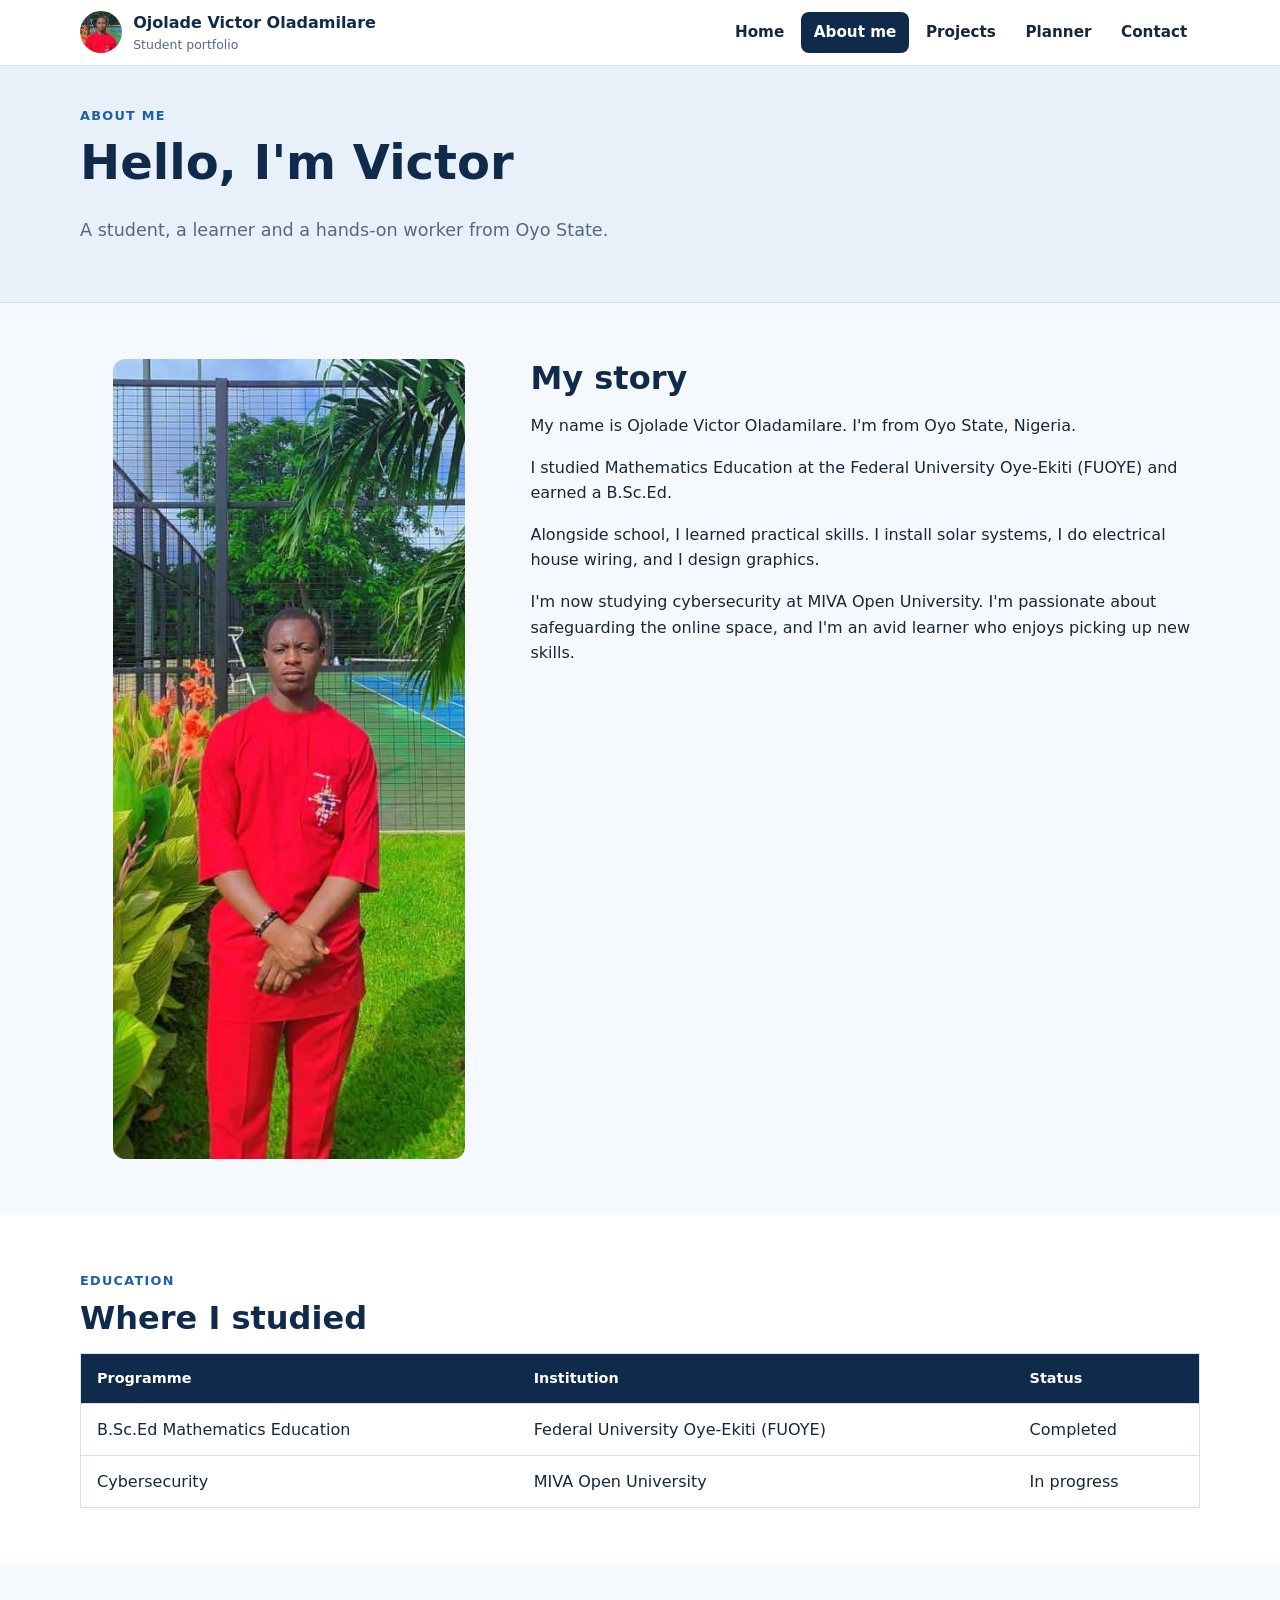
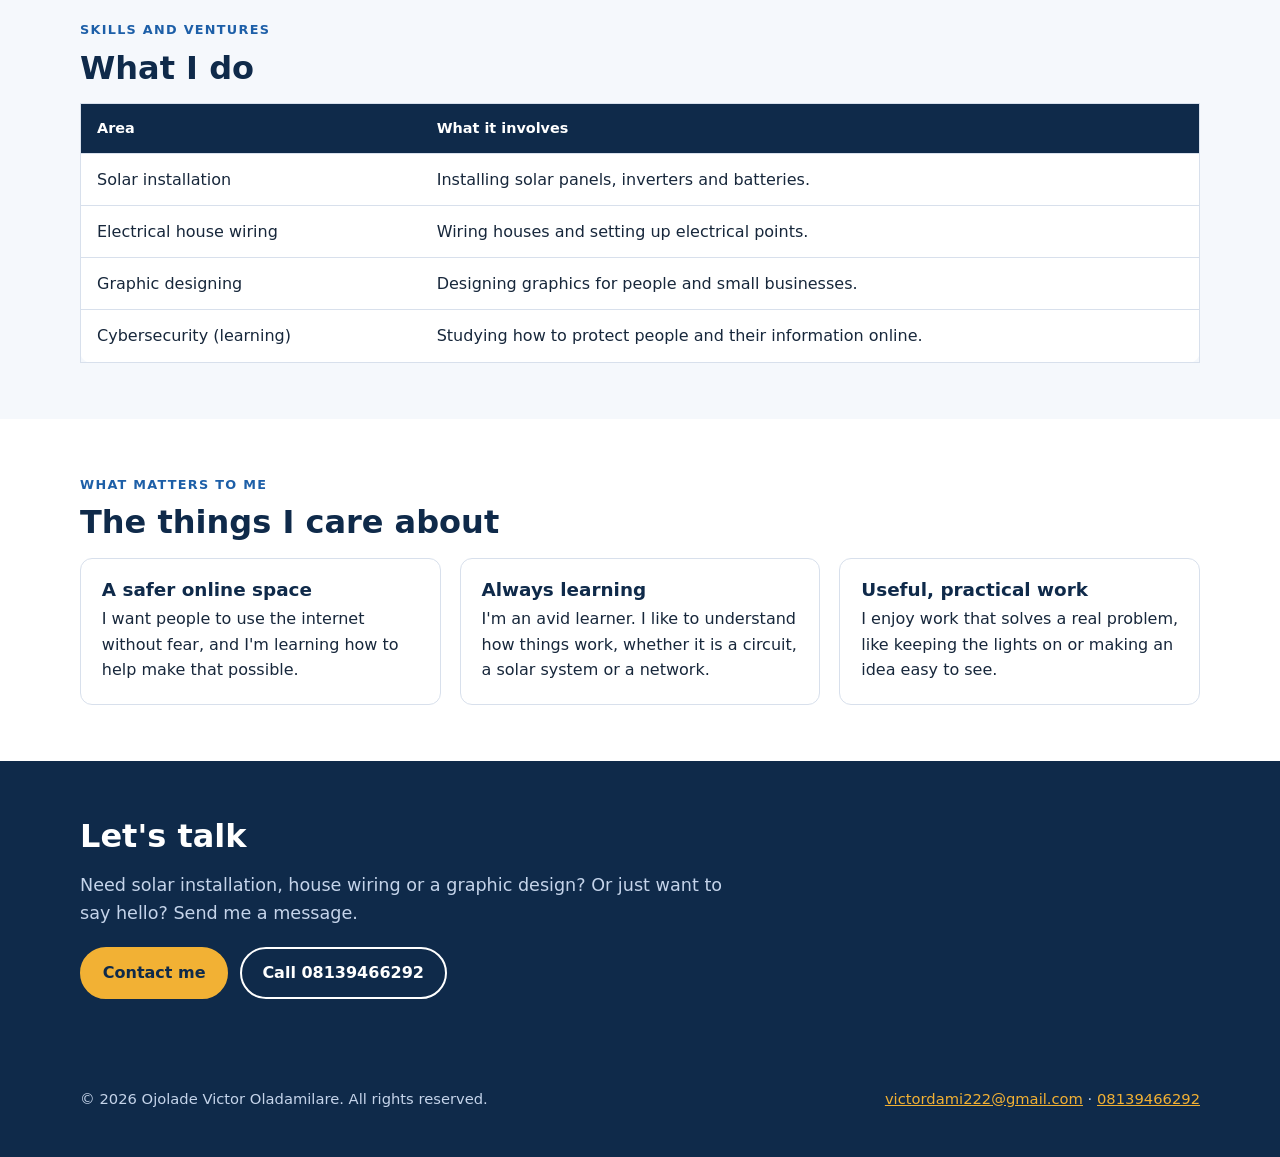
<file: about.html>
<!DOCTYPE html>
<html lang="en">
<head>
  <meta charset="utf-8">
  <meta name="viewport" content="width=device-width, initial-scale=1">
  <title>About me | Ojolade Victor Oladamilare</title>
  <meta name="description" content="About Ojolade Victor Oladamilare: education, skills and what he cares about.">
  <meta name="theme-color" content="#0f2a4a">
  <link rel="icon" type="image/png" sizes="64x64" href="images/favicon-64.png">
  <link rel="apple-touch-icon" href="images/favicon.png">
  <link rel="stylesheet" href="css/style.css">
</head>
<body>
  <a class="skip" href="#main">Skip to content</a>

  <header class="site-header">
    <div class="container header-inner">
      <a class="brand" href="index.html" aria-label="Ojolade Victor Oladamilare, home">
        <img src="images/avatar.jpg" alt="" width="42" height="42">
        <span>Ojolade Victor Oladamilare<small>Student portfolio</small></span>
      </a>
      <button class="menu-btn" id="menu-btn" aria-expanded="false" aria-controls="site-nav">Menu</button>
      <nav class="nav" id="site-nav" aria-label="Main">
        <ul><li><a href="index.html">Home</a></li><li><a href="about.html" aria-current="page">About me</a></li><li><a href="projects.html">Projects</a></li><li><a href="planner.html">Planner</a></li><li><a href="contact.html">Contact</a></li></ul>
      </nav>
    </div>
  </header>

  <main id="main">
    <section class="page-title">
      <div class="container">
        <p class="eyebrow">About me</p>
        <h1>Hello, I'm Victor</h1>
        <p class="lead">A student, a learner and a hands-on worker from Oyo State.</p>
      </div>
    </section>

    <section class="section">
      <div class="container split">
        <div class="photo-frame">
          <img src="images/victor-portrait.jpg" alt="Victor standing outdoors in a red outfit" width="640" height="800">
        </div>
        <div>
          <h2>My story</h2>
          <p>My name is Ojolade Victor Oladamilare. I'm from Oyo State, Nigeria.</p>
          <p>I studied Mathematics Education at the Federal University Oye-Ekiti (FUOYE) and earned a B.Sc.Ed.</p>
          <p>Alongside school, I learned practical skills. I install solar systems, I do electrical house wiring, and I design graphics.</p>
          <p>I'm now studying cybersecurity at MIVA Open University. I'm passionate about safeguarding the online space, and I'm an avid learner who enjoys picking up new skills.</p>
        </div>
      </div>
    </section>

    <section class="section section--white">
      <div class="container">
        <p class="eyebrow">Education</p>
        <h2>Where I studied</h2>
        <div class="table-wrap">
          <table class="stack">
            <thead><tr><th>Programme</th><th>Institution</th><th>Status</th></tr></thead>
            <tbody>
              <tr><td data-label="Programme">B.Sc.Ed Mathematics Education</td><td data-label="Institution">Federal University Oye-Ekiti (FUOYE)</td><td data-label="Status">Completed</td></tr>
              <tr><td data-label="Programme">Cybersecurity</td><td data-label="Institution">MIVA Open University</td><td data-label="Status">In progress</td></tr>
            </tbody>
          </table>
        </div>
      </div>
    </section>

    <section class="section">
      <div class="container">
        <p class="eyebrow">Skills and ventures</p>
        <h2>What I do</h2>
        <div class="table-wrap">
          <table class="stack">
            <thead><tr><th>Area</th><th>What it involves</th></tr></thead>
            <tbody>
              <tr><td data-label="Area">Solar installation</td><td data-label="What it involves">Installing solar panels, inverters and batteries.</td></tr>
              <tr><td data-label="Area">Electrical house wiring</td><td data-label="What it involves">Wiring houses and setting up electrical points.</td></tr>
              <tr><td data-label="Area">Graphic designing</td><td data-label="What it involves">Designing graphics for people and small businesses.</td></tr>
              <tr><td data-label="Area">Cybersecurity (learning)</td><td data-label="What it involves">Studying how to protect people and their information online.</td></tr>
            </tbody>
          </table>
        </div>
      </div>
    </section>

    <section class="section section--white">
      <div class="container">
        <p class="eyebrow">What matters to me</p>
        <h2>The things I care about</h2>
        <div class="grid grid--3">
          <article class="card"><h3>A safer online space</h3><p>I want people to use the internet without fear, and I'm learning how to help make that possible.</p></article>
          <article class="card"><h3>Always learning</h3><p>I'm an avid learner. I like to understand how things work, whether it is a circuit, a solar system or a network.</p></article>
          <article class="card"><h3>Useful, practical work</h3><p>I enjoy work that solves a real problem, like keeping the lights on or making an idea easy to see.</p></article>
        </div>
      </div>
    </section>

    <section class="section section--navy">
      <div class="container">
        <h2>Let's talk</h2>
        <p class="lead" style="color:#c5d4ea">Need solar installation, house wiring or a graphic design? Or just want to say hello? Send me a message.</p>
        <div class="btn-row">
          <a class="btn btn--amber" href="contact.html">Contact me</a>
          <a class="btn btn--ghost" href="tel:08139466292">Call 08139466292</a>
        </div>
      </div>
    </section>
  </main>

  <footer class="site-footer">
    <div class="container footer-grid">
      <p>&copy; <span id="year">2026</span> Ojolade Victor Oladamilare. All rights reserved.</p>
      <p><a href="mailto:victordami222@gmail.com">victordami222@gmail.com</a> &middot; <a href="tel:08139466292">08139466292</a></p>
    </div>
  </footer>

  <script src="js/main.js"></script>
</body>
</html>
</file>
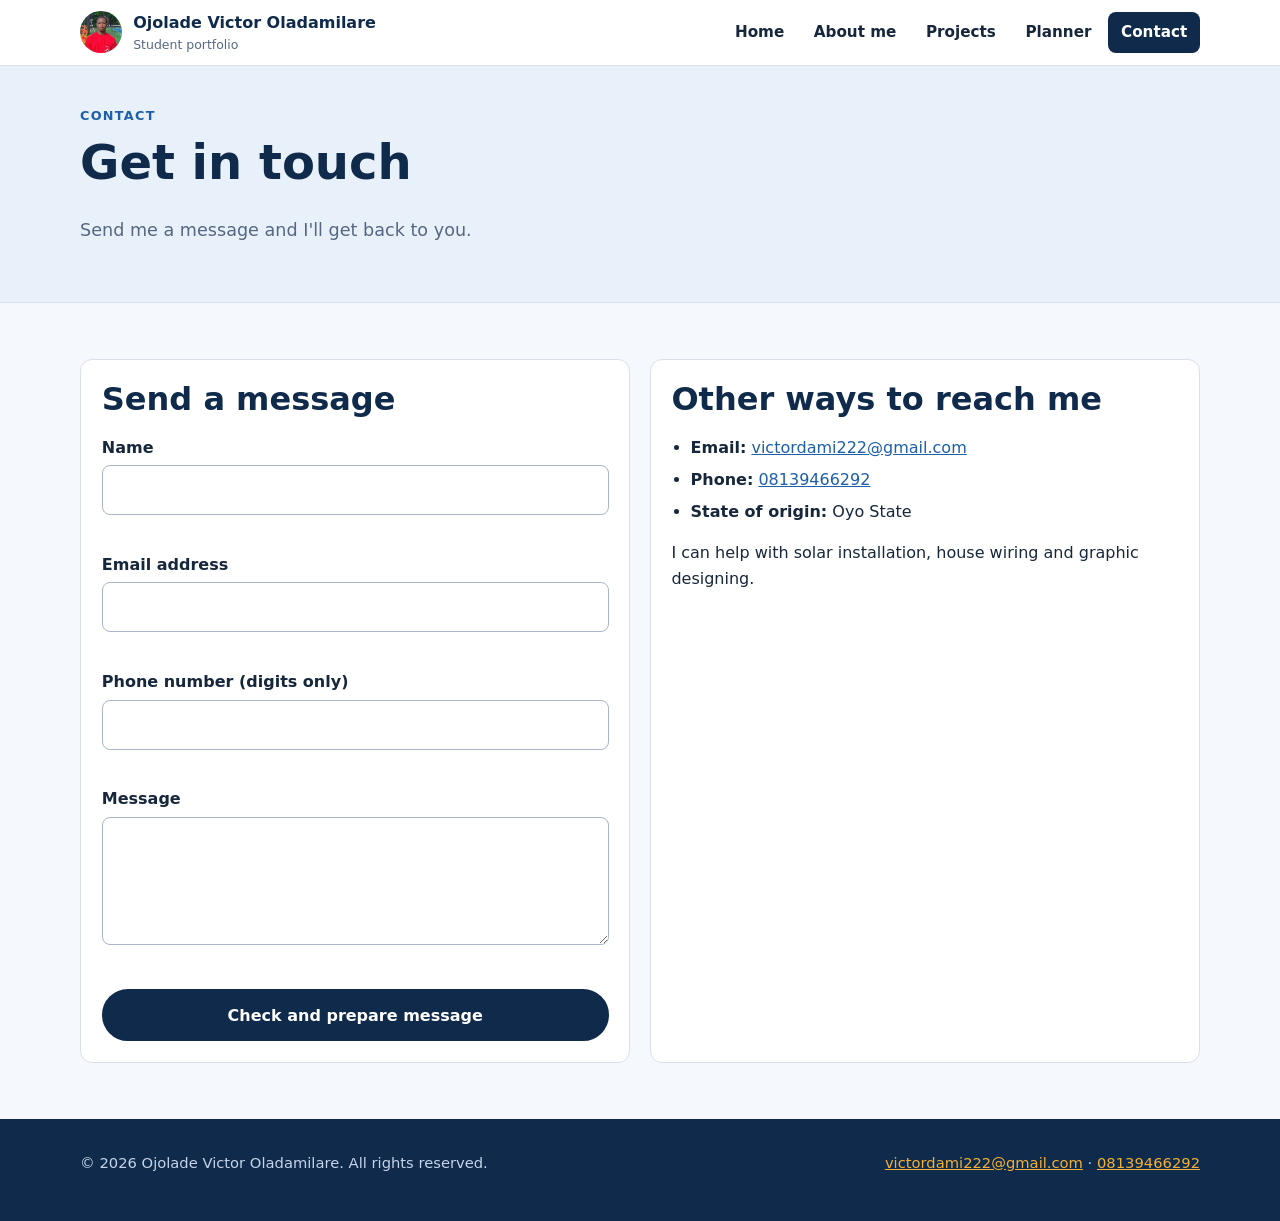
<file: contact.html>
<!DOCTYPE html>
<html lang="en">
<head>
  <meta charset="utf-8">
  <meta name="viewport" content="width=device-width, initial-scale=1">
  <title>Contact | Ojolade Victor Oladamilare</title>
  <meta name="description" content="Contact Ojolade Victor Oladamilare.">
  <meta name="theme-color" content="#0f2a4a">
  <link rel="icon" type="image/png" sizes="64x64" href="images/favicon-64.png">
  <link rel="apple-touch-icon" href="images/favicon.png">
  <link rel="stylesheet" href="css/style.css">
</head>
<body>
  <a class="skip" href="#main">Skip to content</a>

  <header class="site-header">
    <div class="container header-inner">
      <a class="brand" href="index.html" aria-label="Ojolade Victor Oladamilare, home">
        <img src="images/avatar.jpg" alt="" width="42" height="42">
        <span>Ojolade Victor Oladamilare<small>Student portfolio</small></span>
      </a>
      <button class="menu-btn" id="menu-btn" aria-expanded="false" aria-controls="site-nav">Menu</button>
      <nav class="nav" id="site-nav" aria-label="Main">
        <ul><li><a href="index.html">Home</a></li><li><a href="about.html">About me</a></li><li><a href="projects.html">Projects</a></li><li><a href="planner.html">Planner</a></li><li><a href="contact.html" aria-current="page">Contact</a></li></ul>
      </nav>
    </div>
  </header>

  <main id="main">
    <section class="page-title">
      <div class="container">
        <p class="eyebrow">Contact</p>
        <h1>Get in touch</h1>
        <p class="lead">Send me a message and I'll get back to you.</p>
      </div>
    </section>

    <section class="section">
      <div class="container grid grid--2">
        <div class="card">
          <h2>Send a message</h2>
          <form class="form" id="contact-form" novalidate>
            <div class="notice notice--warn" id="form-summary" role="alert"></div>
            <div class="field">
              <label for="c-name">Name</label>
              <input id="c-name" type="text" autocomplete="name" aria-describedby="c-name-error">
              <p class="error" id="c-name-error"></p>
            </div>
            <div class="field">
              <label for="c-email">Email address</label>
              <input id="c-email" type="email" autocomplete="email" aria-describedby="c-email-error">
              <p class="error" id="c-email-error"></p>
            </div>
            <div class="field">
              <label for="c-phone">Phone number (digits only)</label>
              <input id="c-phone" type="tel" inputmode="numeric" autocomplete="tel" aria-describedby="c-phone-error">
              <p class="error" id="c-phone-error"></p>
            </div>
            <div class="field">
              <label for="c-message">Message</label>
              <textarea id="c-message" aria-describedby="c-message-error"></textarea>
              <p class="error" id="c-message-error"></p>
            </div>
            <button class="btn" type="submit">Check and prepare message</button>
            <div class="notice" id="form-success" role="status">
              <strong>Thank you. Your details look good.</strong><br>
              Click below to open your email app with the message ready to send.<br>
              <a class="btn btn--amber" id="mail-link" href="mailto:victordami222@gmail.com" style="margin-top:0.7rem">Open email</a>
            </div>
          </form>
        </div>

        <div class="card">
          <h2>Other ways to reach me</h2>
          <ul class="clean">
            <li><strong>Email:</strong> <a href="mailto:victordami222@gmail.com">victordami222@gmail.com</a></li>
            <li><strong>Phone:</strong> <a href="tel:08139466292">08139466292</a></li>
            <li><strong>State of origin:</strong> Oyo State</li>
          </ul>
          <p>I can help with solar installation, house wiring and graphic designing.</p>
        </div>
      </div>
    </section>
  </main>

  <footer class="site-footer">
    <div class="container footer-grid">
      <p>&copy; <span id="year">2026</span> Ojolade Victor Oladamilare. All rights reserved.</p>
      <p><a href="mailto:victordami222@gmail.com">victordami222@gmail.com</a> &middot; <a href="tel:08139466292">08139466292</a></p>
    </div>
  </footer>

  <script src="js/main.js"></script>
  <script src="js/contact.js"></script>
</body>
</html>
</file>
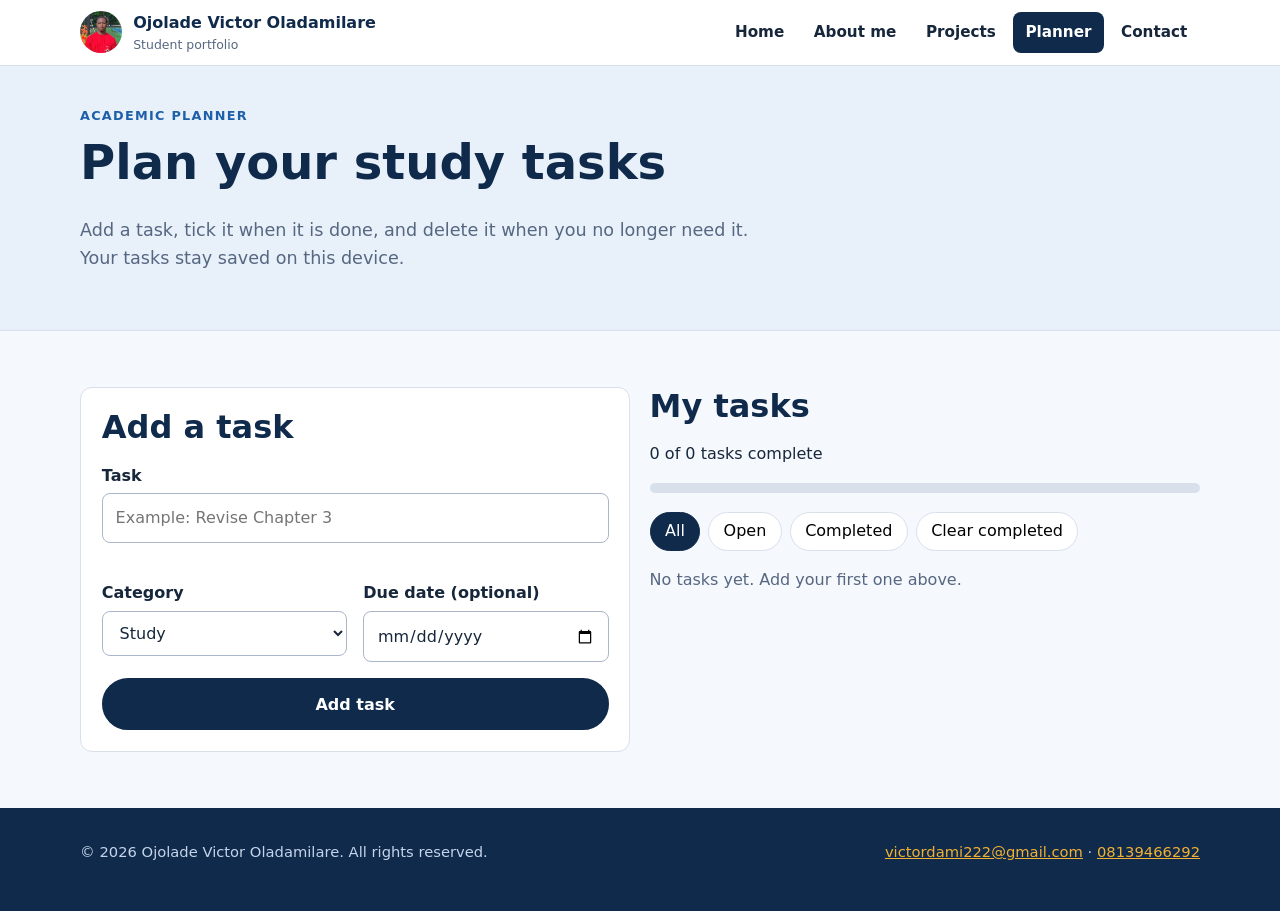
<file: planner.html>
<!DOCTYPE html>
<html lang="en">
<head>
  <meta charset="utf-8">
  <meta name="viewport" content="width=device-width, initial-scale=1">
  <title>Academic planner | Ojolade Victor Oladamilare</title>
  <meta name="description" content="A simple planner to add, complete and delete study tasks.">
  <meta name="theme-color" content="#0f2a4a">
  <link rel="icon" type="image/png" sizes="64x64" href="images/favicon-64.png">
  <link rel="apple-touch-icon" href="images/favicon.png">
  <link rel="stylesheet" href="css/style.css">
</head>
<body>
  <a class="skip" href="#main">Skip to content</a>

  <header class="site-header">
    <div class="container header-inner">
      <a class="brand" href="index.html" aria-label="Ojolade Victor Oladamilare, home">
        <img src="images/avatar.jpg" alt="" width="42" height="42">
        <span>Ojolade Victor Oladamilare<small>Student portfolio</small></span>
      </a>
      <button class="menu-btn" id="menu-btn" aria-expanded="false" aria-controls="site-nav">Menu</button>
      <nav class="nav" id="site-nav" aria-label="Main">
        <ul><li><a href="index.html">Home</a></li><li><a href="about.html">About me</a></li><li><a href="projects.html">Projects</a></li><li><a href="planner.html" aria-current="page">Planner</a></li><li><a href="contact.html">Contact</a></li></ul>
      </nav>
    </div>
  </header>

  <main id="main">
    <section class="page-title">
      <div class="container">
        <p class="eyebrow">Academic planner</p>
        <h1>Plan your study tasks</h1>
        <p class="lead">Add a task, tick it when it is done, and delete it when you no longer need it. Your tasks stay saved on this device.</p>
      </div>
    </section>

    <section class="section">
      <div class="container grid grid--2">
        <div class="card">
          <h2>Add a task</h2>
          <form class="form" id="task-form" novalidate>
            <div class="field">
              <label for="task-title">Task</label>
              <input id="task-title" type="text" placeholder="Example: Revise Chapter 3" maxlength="100" autocomplete="off">
              <p class="error" id="task-error" aria-live="polite"></p>
            </div>
            <div class="form-row">
              <div class="field">
                <label for="task-category">Category</label>
                <select id="task-category">
                  <option>Study</option>
                  <option>Assignment</option>
                  <option>Exam</option>
                  <option>Personal</option>
                </select>
              </div>
              <div class="field">
                <label for="task-due">Due date (optional)</label>
                <input id="task-due" type="date">
              </div>
            </div>
            <button class="btn" type="submit">Add task</button>
          </form>
        </div>

        <div>
          <h2>My tasks</h2>
          <p id="progress-text" aria-live="polite">0 of 0 tasks complete</p>
          <div class="progress" aria-hidden="true"><span id="progress-bar"></span></div>
          <div class="filters" role="group" aria-label="Filter tasks">
            <button type="button" data-filter="all" aria-pressed="true">All</button>
            <button type="button" data-filter="open" aria-pressed="false">Open</button>
            <button type="button" data-filter="done" aria-pressed="false">Completed</button>
            <button type="button" id="clear-done">Clear completed</button>
          </div>
          <ul class="task-list" id="task-list"></ul>
        </div>
      </div>
    </section>
  </main>

  <footer class="site-footer">
    <div class="container footer-grid">
      <p>&copy; <span id="year">2026</span> Ojolade Victor Oladamilare. All rights reserved.</p>
      <p><a href="mailto:victordami222@gmail.com">victordami222@gmail.com</a> &middot; <a href="tel:08139466292">08139466292</a></p>
    </div>
  </footer>

  <script src="js/main.js"></script>
  <script src="js/planner.js"></script>
</body>
</html>
</file>
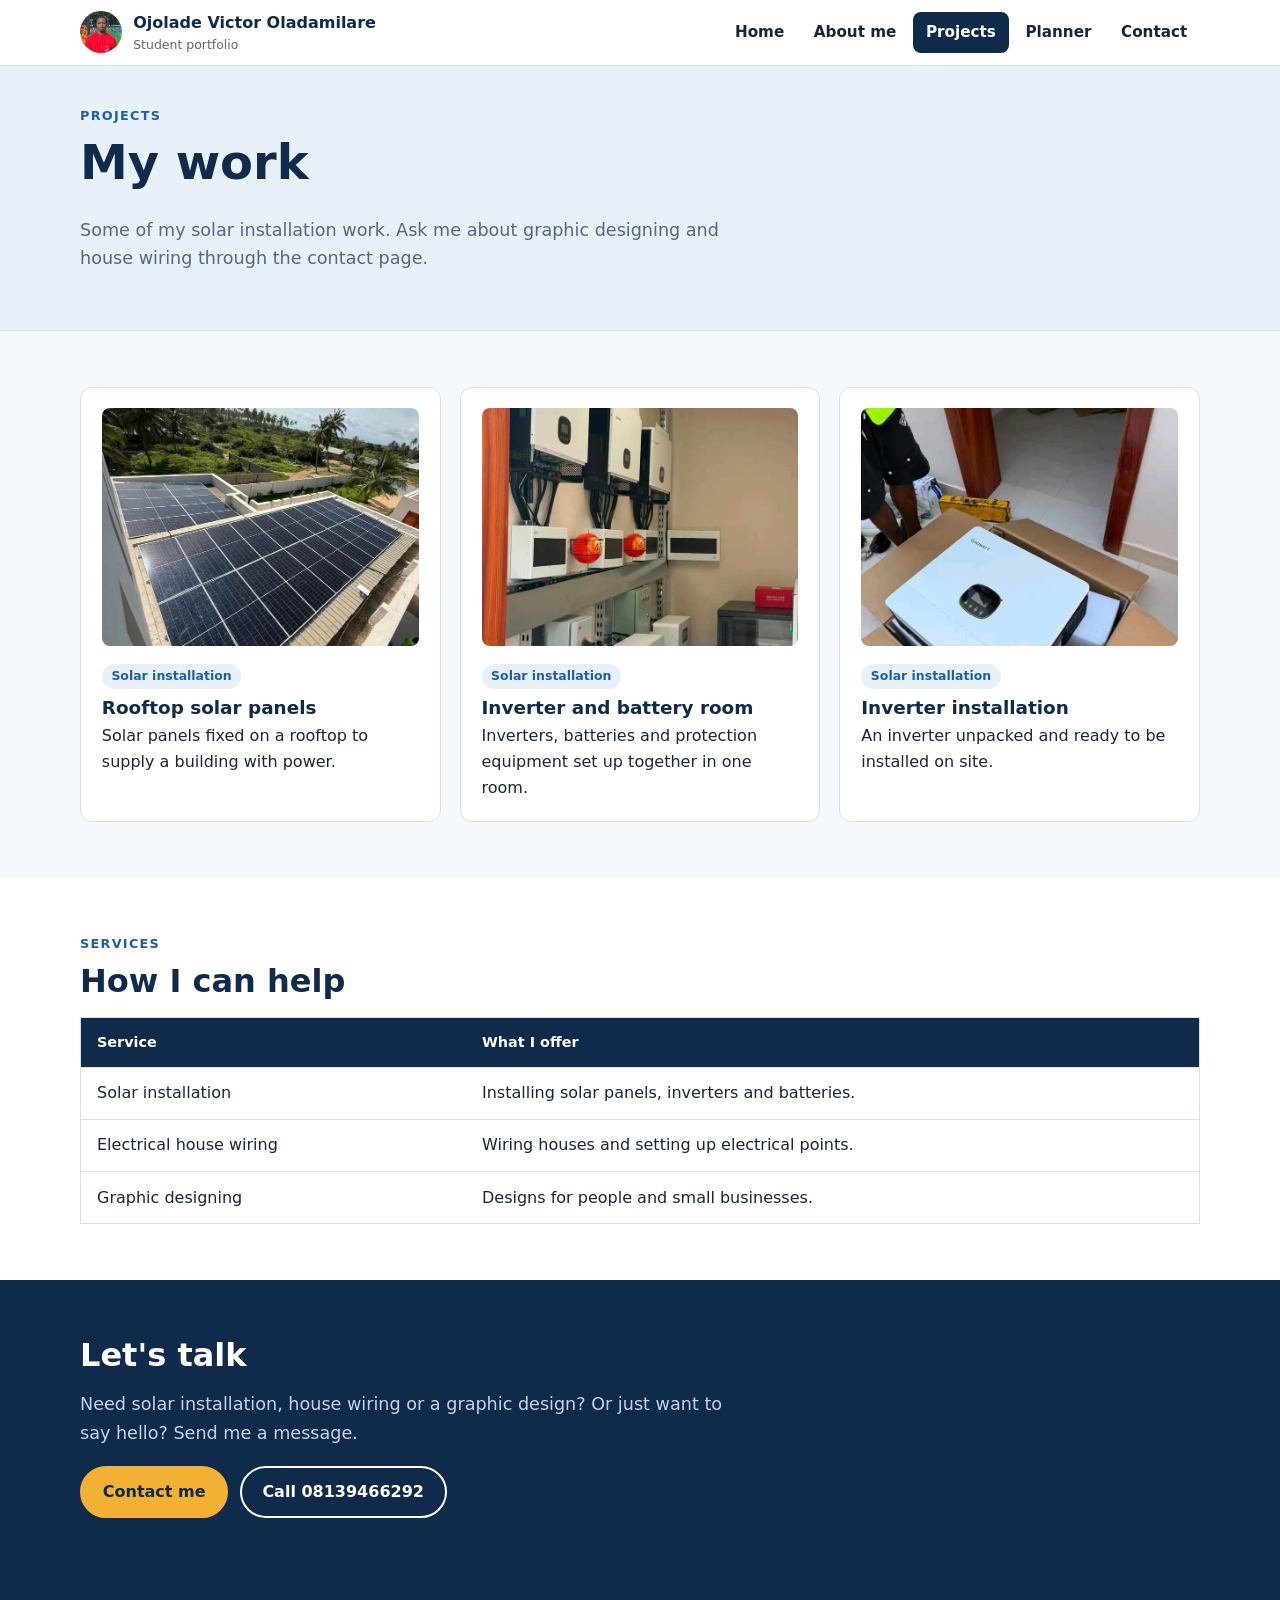
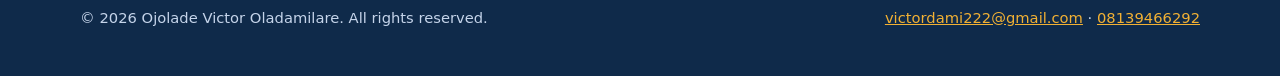
<file: projects.html>
<!DOCTYPE html>
<html lang="en">
<head>
  <meta charset="utf-8">
  <meta name="viewport" content="width=device-width, initial-scale=1">
  <title>Projects | Ojolade Victor Oladamilare</title>
  <meta name="description" content="Solar installation work and services by Ojolade Victor Oladamilare.">
  <meta name="theme-color" content="#0f2a4a">
  <link rel="icon" type="image/png" sizes="64x64" href="images/favicon-64.png">
  <link rel="apple-touch-icon" href="images/favicon.png">
  <link rel="stylesheet" href="css/style.css">
</head>
<body>
  <a class="skip" href="#main">Skip to content</a>

  <header class="site-header">
    <div class="container header-inner">
      <a class="brand" href="index.html" aria-label="Ojolade Victor Oladamilare, home">
        <img src="images/avatar.jpg" alt="" width="42" height="42">
        <span>Ojolade Victor Oladamilare<small>Student portfolio</small></span>
      </a>
      <button class="menu-btn" id="menu-btn" aria-expanded="false" aria-controls="site-nav">Menu</button>
      <nav class="nav" id="site-nav" aria-label="Main">
        <ul><li><a href="index.html">Home</a></li><li><a href="about.html">About me</a></li><li><a href="projects.html" aria-current="page">Projects</a></li><li><a href="planner.html">Planner</a></li><li><a href="contact.html">Contact</a></li></ul>
      </nav>
    </div>
  </header>

  <main id="main">
    <section class="page-title">
      <div class="container">
        <p class="eyebrow">Projects</p>
        <h1>My work</h1>
        <p class="lead">Some of my solar installation work. Ask me about graphic designing and house wiring through the contact page.</p>
      </div>
    </section>

    <section class="section">
      <div class="container">
        <div class="grid grid--3">
          <article class="card project">
            <img src="images/solar-roof.jpg" alt="Solar panels installed on a rooftop with palm trees behind" loading="lazy">
            <span class="tag">Solar installation</span>
            <h3>Rooftop solar panels</h3>
            <p>Solar panels fixed on a rooftop to supply a building with power.</p>
          </article>
          <article class="card project">
            <img src="images/inverter-room.jpg" alt="Three inverters and batteries mounted in an equipment room" loading="lazy">
            <span class="tag">Solar installation</span>
            <h3>Inverter and battery room</h3>
            <p>Inverters, batteries and protection equipment set up together in one room.</p>
          </article>
          <article class="card project">
            <img src="images/inverter-install.jpg" alt="An inverter in its box, ready for installation" loading="lazy">
            <span class="tag">Solar installation</span>
            <h3>Inverter installation</h3>
            <p>An inverter unpacked and ready to be installed on site.</p>
          </article>
        </div>
      </div>
    </section>

    <section class="section section--white">
      <div class="container">
        <p class="eyebrow">Services</p>
        <h2>How I can help</h2>
        <div class="table-wrap">
          <table class="stack">
            <thead><tr><th>Service</th><th>What I offer</th></tr></thead>
            <tbody>
              <tr><td data-label="Service">Solar installation</td><td data-label="What I offer">Installing solar panels, inverters and batteries.</td></tr>
              <tr><td data-label="Service">Electrical house wiring</td><td data-label="What I offer">Wiring houses and setting up electrical points.</td></tr>
              <tr><td data-label="Service">Graphic designing</td><td data-label="What I offer">Designs for people and small businesses.</td></tr>
            </tbody>
          </table>
        </div>
      </div>
    </section>

    <section class="section section--navy">
      <div class="container">
        <h2>Let's talk</h2>
        <p class="lead" style="color:#c5d4ea">Need solar installation, house wiring or a graphic design? Or just want to say hello? Send me a message.</p>
        <div class="btn-row">
          <a class="btn btn--amber" href="contact.html">Contact me</a>
          <a class="btn btn--ghost" href="tel:08139466292">Call 08139466292</a>
        </div>
      </div>
    </section>
  </main>

  <footer class="site-footer">
    <div class="container footer-grid">
      <p>&copy; <span id="year">2026</span> Ojolade Victor Oladamilare. All rights reserved.</p>
      <p><a href="mailto:victordami222@gmail.com">victordami222@gmail.com</a> &middot; <a href="tel:08139466292">08139466292</a></p>
    </div>
  </footer>

  <script src="js/main.js"></script>
</body>
</html>
</file>
<file: css/style.css>
/* Design tokens */
:root {
  --navy: #0f2a4a;
  --blue: #1d5fa8;
  --blue-soft: #e8f0fa;
  --amber: #f2b134;
  --ink: #17273b;
  --muted: #566781;
  --paper: #f5f8fc;
  --white: #ffffff;
  --line: #d8e0ec;
  --danger: #b3261e;
  --radius: 12px;
  --font: "Segoe UI", system-ui, -apple-system, Arial, sans-serif;
}

* { box-sizing: border-box; }
html { scroll-behavior: smooth; }
body {
  margin: 0;
  font-family: var(--font);
  color: var(--ink);
  background: var(--paper);
  line-height: 1.6;
}
img { max-width: 100%; display: block; }
a { color: var(--blue); }
h1, h2, h3 { line-height: 1.2; color: var(--navy); margin: 0 0 0.5em; }
h1 { font-size: clamp(2rem, 5vw, 3rem); }
h2 { font-size: clamp(1.5rem, 3.5vw, 2rem); }
h3 { font-size: 1.15rem; }
p { margin: 0 0 1em; }

.container { width: min(100% - 2rem, 70rem); margin-inline: auto; }
.section { padding: 3.5rem 0; }
.section--white { background: var(--white); }
.section--navy { background: var(--navy); color: #e6eefb; }
.section--navy h2, .section--navy h3 { color: var(--white); }
.section--navy a { color: var(--amber); }
.lead { font-size: 1.1rem; color: var(--muted); max-width: 42rem; }
.eyebrow { text-transform: uppercase; letter-spacing: 0.1em; font-size: 0.8rem; font-weight: 700; color: var(--blue); margin-bottom: 0.5rem; }

.skip { position: absolute; left: -999px; top: 0; background: var(--amber); color: var(--navy); padding: 0.5rem 1rem; z-index: 100; }
.skip:focus { left: 0.5rem; top: 0.5rem; }

/* Header */
.site-header { position: sticky; top: 0; z-index: 50; background: var(--white); border-bottom: 1px solid var(--line); }
.header-inner { display: flex; align-items: center; justify-content: space-between; gap: 1rem; padding: 0.6rem 0; }
.brand { display: flex; align-items: center; gap: 0.7rem; text-decoration: none; color: var(--navy); font-weight: 700; }
.brand img { width: 42px; height: 42px; border-radius: 50%; object-fit: cover; }
.brand small { display: block; font-weight: 400; color: var(--muted); font-size: 0.78rem; }
.nav ul { list-style: none; display: flex; gap: 0.25rem; margin: 0; padding: 0; }
.nav a { display: block; padding: 0.5rem 0.8rem; border-radius: 8px; text-decoration: none; color: var(--ink); font-weight: 600; font-size: 0.95rem; }
.nav a:hover { background: var(--blue-soft); }
.nav a[aria-current="page"] { background: var(--navy); color: var(--white); }
.menu-btn { display: none; background: none; border: 1px solid var(--line); border-radius: 8px; padding: 0.5rem 0.8rem; font: inherit; font-weight: 600; color: var(--navy); cursor: pointer; }

/* Buttons */
.btn { display: inline-block; padding: 0.7rem 1.3rem; border-radius: 999px; border: 2px solid var(--navy); background: var(--navy); color: var(--white); font: inherit; font-weight: 700; text-decoration: none; cursor: pointer; }
.btn:hover { background: var(--blue); border-color: var(--blue); }
.btn--amber { background: var(--amber); border-color: var(--amber); color: var(--navy); }
.btn--amber:hover { background: #ffc552; border-color: #ffc552; }
.btn--ghost { background: transparent; color: var(--navy); }
.btn--ghost:hover { background: var(--blue-soft); color: var(--navy); }
.btn-row { display: flex; flex-wrap: wrap; gap: 0.7rem; margin-top: 1.2rem; }

/* Hero */
.hero { background: var(--navy); color: #e6eefb; padding: 3rem 0; }
.hero h1 { color: var(--white); }
.hero .lead { color: #c5d4ea; }
.hero-grid { display: grid; gap: 2rem; align-items: center; }
.hero-photo { max-width: 22rem; margin-inline: auto; }
.hero-photo img { width: 100%; aspect-ratio: 4 / 5; object-fit: cover; object-position: top; border-radius: 999px 999px 16px 16px; border: 4px solid var(--amber); }
.hero-note { font-size: 0.9rem; color: #9fb4d3; margin-top: 1rem; }

/* Page title band */
.page-title { background: var(--blue-soft); padding: 2.5rem 0; border-bottom: 1px solid var(--line); }

/* Cards and grids */
.grid { display: grid; gap: 1.2rem; }
.card { background: var(--white); border: 1px solid var(--line); border-radius: var(--radius); padding: 1.3rem; }
.card h3 { margin-bottom: 0.3rem; }
.card p:last-child { margin-bottom: 0; }
.card--link { text-decoration: none; color: inherit; display: block; }
.card--link:hover { border-color: var(--blue); }
.project img { width: 100%; aspect-ratio: 4 / 3; object-fit: cover; border-radius: 8px; margin-bottom: 1rem; }
.tag { display: inline-block; background: var(--blue-soft); color: var(--blue); font-size: 0.78rem; font-weight: 700; padding: 0.15rem 0.6rem; border-radius: 999px; margin-bottom: 0.5rem; }

.split { display: grid; gap: 2rem; align-items: start; }
.photo-frame img { width: 100%; max-width: 22rem; aspect-ratio: 4 / 5; object-fit: cover; object-position: top; border-radius: var(--radius); margin-inline: auto; }

ul.clean { margin: 0 0 1em; padding-left: 1.2rem; }
ul.clean li { margin-bottom: 0.4rem; }

/* Audio */
.audio-box { background: var(--white); border: 1px solid var(--line); border-radius: var(--radius); padding: 1.3rem; max-width: 40rem; }
.audio-box audio { width: 100%; margin: 0.5rem 0 0.8rem; }
.transcript { font-size: 0.95rem; color: var(--muted); margin: 0; }

/* Tables */
.table-wrap { overflow-x: auto; }
table { width: 100%; border-collapse: collapse; background: var(--white); border: 1px solid var(--line); border-radius: var(--radius); }
th, td { text-align: left; padding: 0.8rem 1rem; border-bottom: 1px solid var(--line); vertical-align: top; }
th { background: var(--navy); color: var(--white); font-size: 0.9rem; }
tr:last-child td { border-bottom: 0; }

/* Forms */
.form { display: grid; gap: 1rem; }
.field label { display: block; font-weight: 600; margin-bottom: 0.3rem; }
.field input, .field select, .field textarea { width: 100%; padding: 0.7rem 0.8rem; border: 1px solid #aab6c9; border-radius: 8px; font: inherit; background: var(--white); color: var(--ink); }
.field textarea { min-height: 8rem; resize: vertical; }
.field input:focus, .field select:focus, .field textarea:focus { outline: 3px solid var(--amber); outline-offset: 1px; }
.field.has-error input, .field.has-error textarea { border-color: var(--danger); }
.error { color: var(--danger); font-size: 0.88rem; min-height: 1.2em; margin: 0.25rem 0 0; }
.notice { padding: 0.9rem 1rem; border-radius: 8px; background: #e7f5ea; border: 1px solid #9cd3a7; display: none; }
.notice.show { display: block; }
.notice--warn { background: #fdecea; border-color: #f2b8b5; color: var(--danger); }

/* Planner */
.task-list { list-style: none; margin: 1rem 0 0; padding: 0; display: grid; gap: 0.6rem; }
.task { display: flex; align-items: center; gap: 0.8rem; background: var(--white); border: 1px solid var(--line); border-radius: 10px; padding: 0.7rem 0.9rem; }
.task input[type="checkbox"] { width: 1.2rem; height: 1.2rem; flex: none; }
.task-text { flex: 1; min-width: 0; }
.task-text strong { display: block; word-break: break-word; }
.task-text small { color: var(--muted); }
.task.done strong { text-decoration: line-through; color: var(--muted); }
.task button { border: 1px solid var(--line); background: var(--white); border-radius: 8px; padding: 0.35rem 0.7rem; cursor: pointer; font: inherit; color: var(--danger); }
.filters { display: flex; flex-wrap: wrap; gap: 0.5rem; margin: 1.2rem 0 0; }
.filters button { border: 1px solid var(--line); background: var(--white); border-radius: 999px; padding: 0.35rem 0.9rem; cursor: pointer; font: inherit; }
.filters button[aria-pressed="true"] { background: var(--navy); color: var(--white); border-color: var(--navy); }
.progress { height: 10px; background: var(--line); border-radius: 999px; overflow: hidden; margin: 0.5rem 0; }
.progress span { display: block; height: 100%; width: 0; background: var(--amber); transition: width 0.3s; }
.empty { color: var(--muted); }

/* Footer */
.site-footer { background: var(--navy); color: #c5d4ea; padding: 2rem 0; font-size: 0.92rem; }
.site-footer a { color: var(--amber); }
.footer-grid { display: grid; gap: 1rem; }

/* Wider screens */
@media (min-width: 48rem) {
  .hero-grid { grid-template-columns: 1.3fr 1fr; }
  .grid--2 { grid-template-columns: repeat(2, 1fr); }
  .grid--3 { grid-template-columns: repeat(3, 1fr); }
  .split { grid-template-columns: 1fr 1.6fr; }
  .footer-grid { grid-template-columns: 1fr auto; align-items: center; }
  .form-row { display: grid; grid-template-columns: 1fr 1fr; gap: 1rem; }
}

/* Phones: menu button and stacked tables */
@media (max-width: 47.99rem) {
  .menu-btn { display: block; }
  .nav { display: none; position: absolute; left: 0; right: 0; top: 100%; background: var(--white); border-bottom: 1px solid var(--line); padding: 0.5rem 1rem 1rem; }
  .nav.open { display: block; }
  .nav ul { flex-direction: column; }
  .site-header .container { position: relative; }
  .stack thead { position: absolute; left: -999px; }
  .stack tr { display: block; border-bottom: 1px solid var(--line); padding: 0.5rem 0; }
  .stack td { display: block; border: 0; padding: 0.2rem 1rem; }
  .stack td::before { content: attr(data-label); display: block; font-size: 0.75rem; text-transform: uppercase; letter-spacing: 0.06em; color: var(--muted); }
}

@media (prefers-reduced-motion: reduce) {
  html { scroll-behavior: auto; }
  .progress span { transition: none; }
}

/* Ghost button on dark backgrounds */
.hero .btn--ghost, .section--navy .btn--ghost { color: var(--white); border-color: var(--white); }
.hero .btn--ghost:hover, .section--navy .btn--ghost:hover { background: rgba(255, 255, 255, 0.12); color: var(--white); }
.section--navy .btn--amber, .hero .btn--amber { color: var(--navy); }
.form-row { display: grid; gap: 1rem; }
</file>
